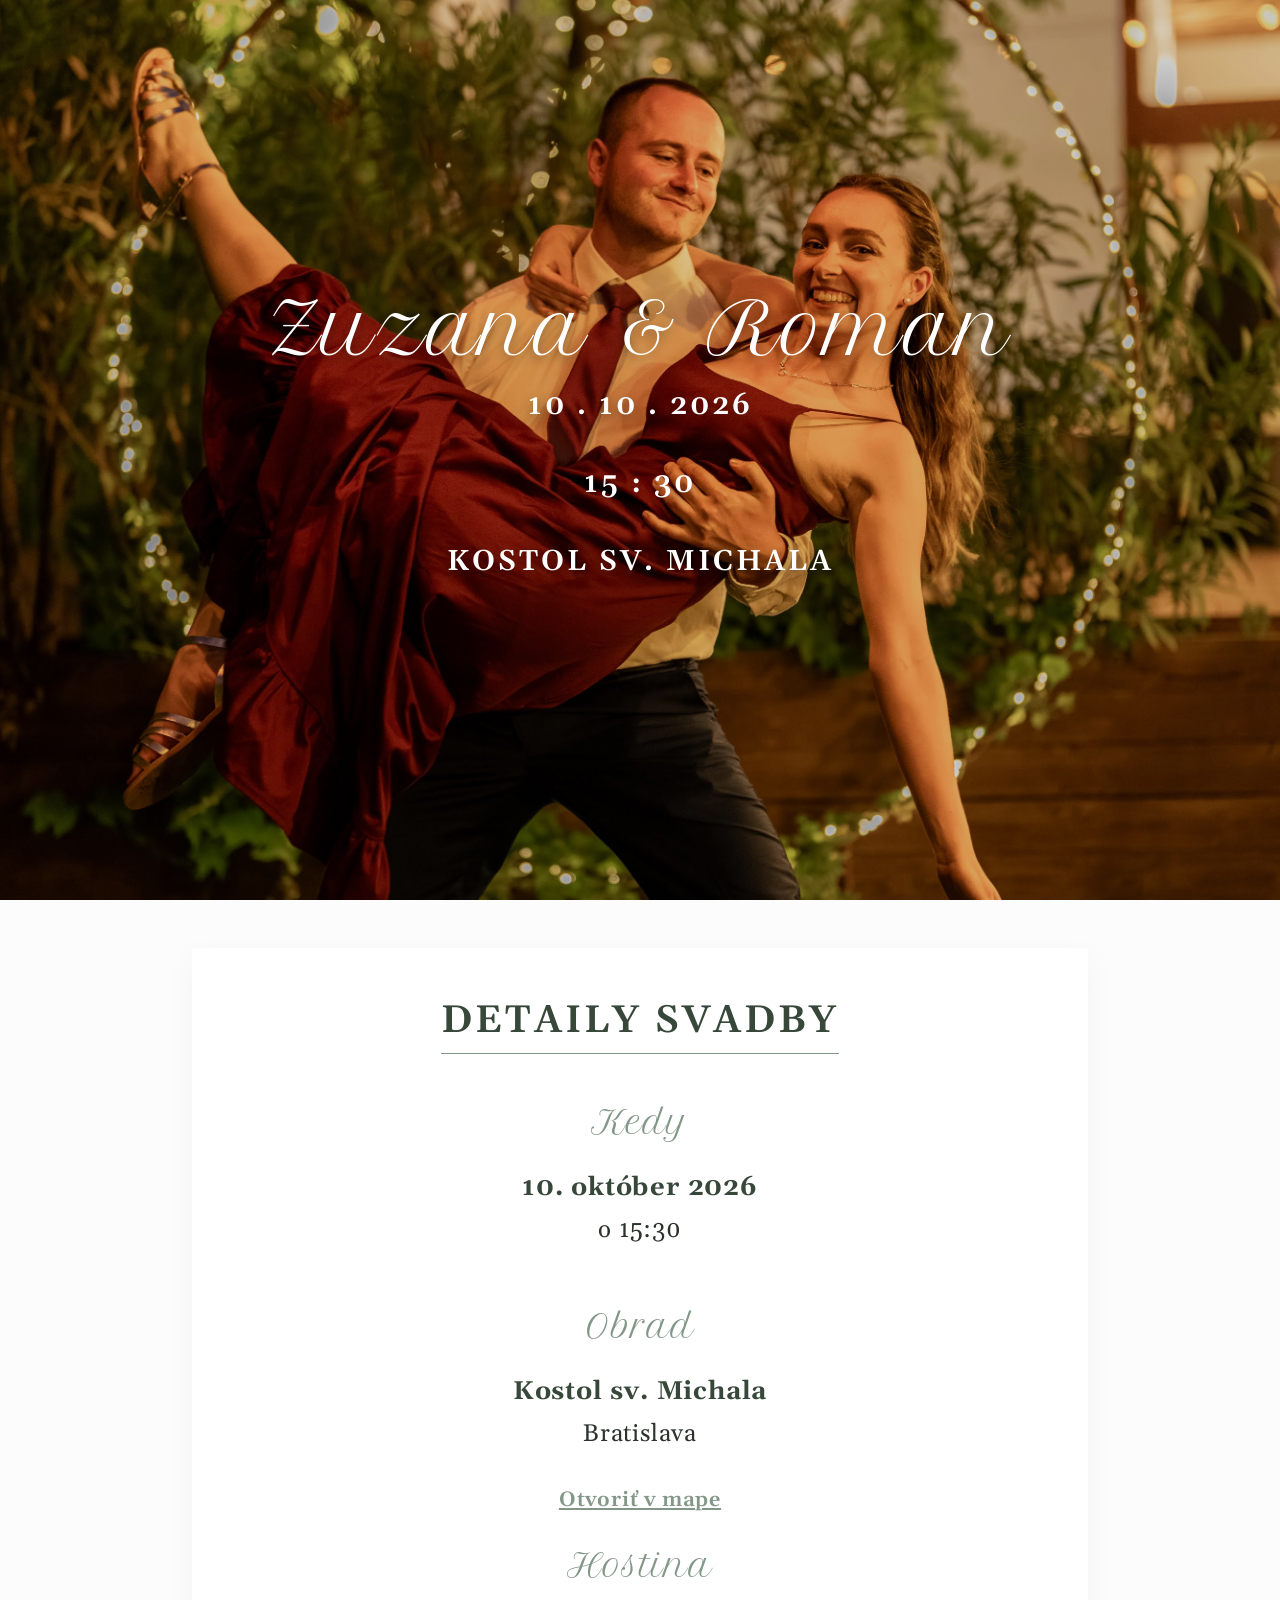
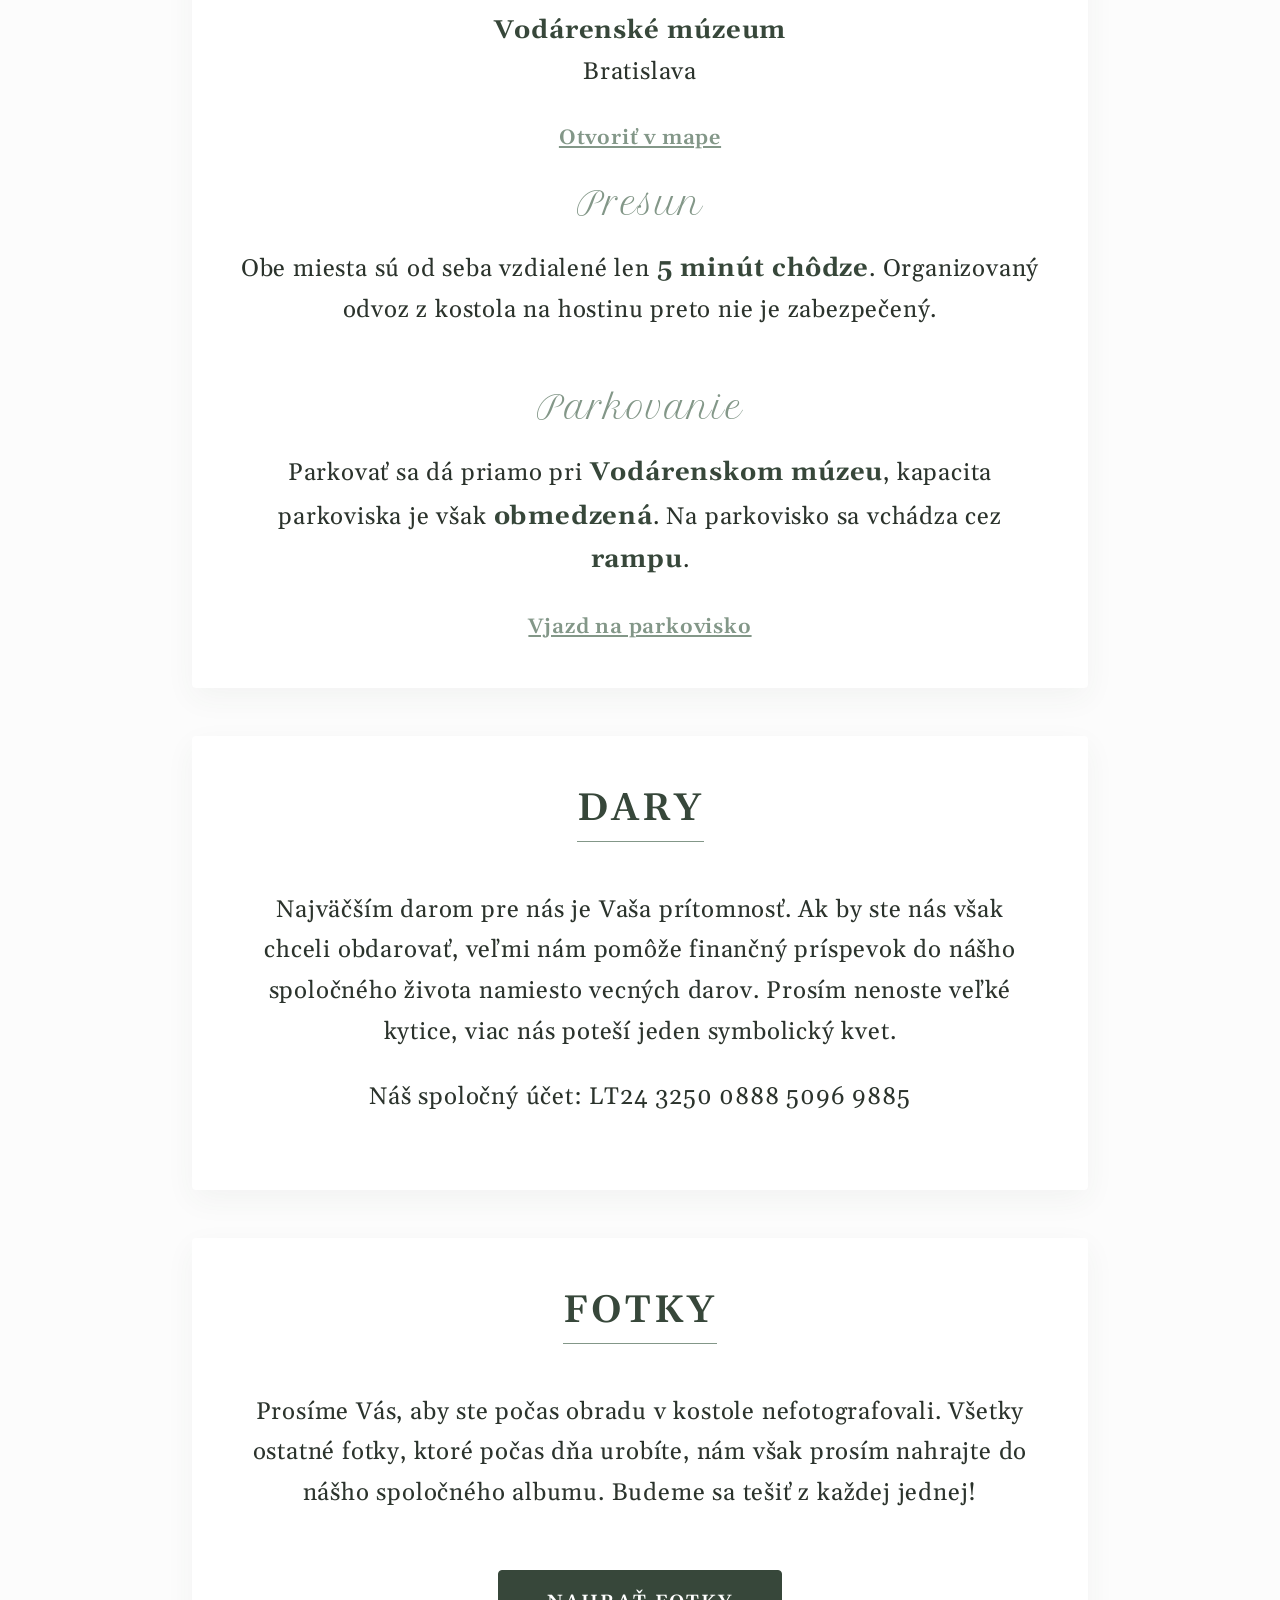
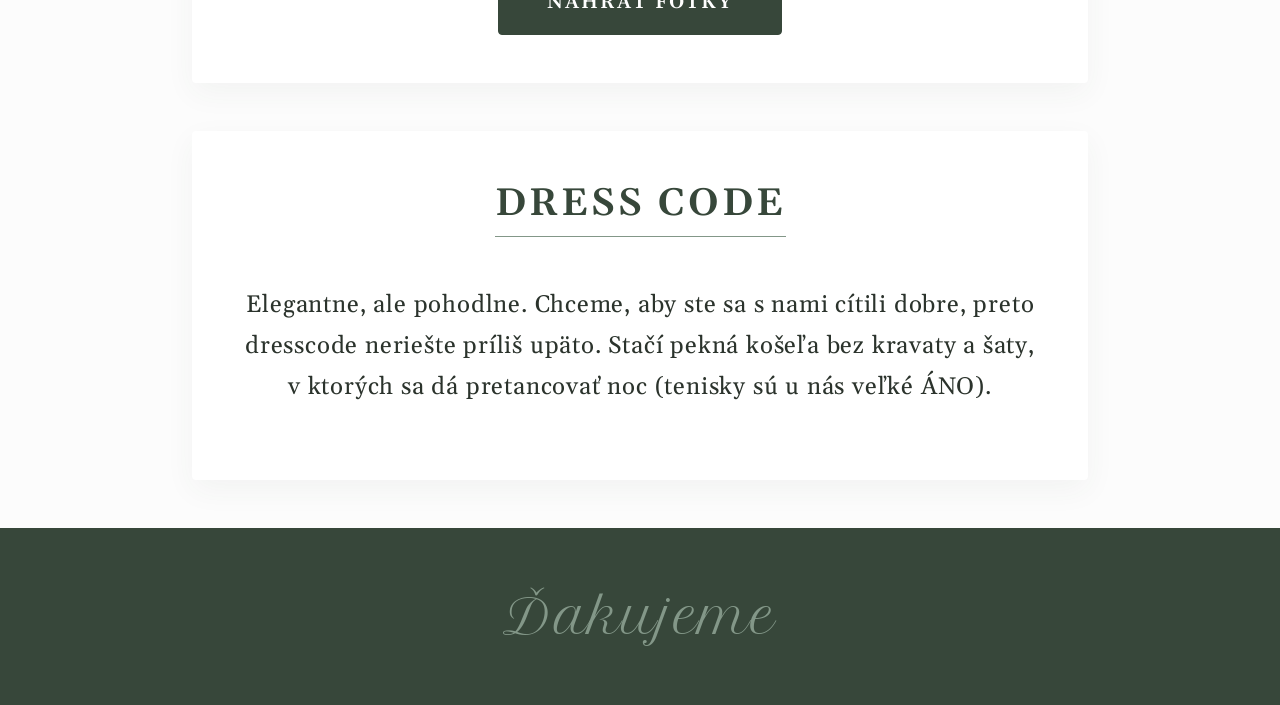
<file: index.html>
<!DOCTYPE html>
<html lang="sk">
<head>
  <meta charset="UTF-8" />
  <meta name="viewport" content="width=device-width, initial-scale=1.0" />
  <title>Svadba | Zuzana & Roman</title>
  
  <link rel="preconnect" href="https://fonts.googleapis.com">
  <link rel="preconnect" href="https://fonts.gstatic.com" crossorigin>
  <link href="https://fonts.googleapis.com/css2?family=Cormorant+Garamond:ital,wght@0,300;0,400;0,600;1,400&family=Pinyon+Script&display=swap" rel="stylesheet">
  <link href="https://fonts.googleapis.com/css2?family=Petit+Formal+Script&display=swap" rel="stylesheet">
  <link href="https://fonts.googleapis.com/css2?family=Gelasio:ital,wght@0,400..700;1,400..700&family=Petit+Formal+Script&display=swap" rel="stylesheet">

  
  <style>
    :root {
      --forest-green: #37473a; 
      --sage-green: #839788;  
      --white: #ffffff;
      --off-white: #fcfcfc;
      --text-dark: #2b332c;
    }

    body {
      font-family: "Gelasio", serif;
      font-optical-sizing: auto;
      font-weight: 200;
      font-style: normal;
      margin: 0;
      padding: 0;
      background: var(--off-white);
      color: var(--text-dark);
      letter-spacing: 0.05em;
      scroll-behavior: smooth;
    }

    .hero {
      position: relative;
      width: 100%;
      height: 100vh;
      overflow: hidden;
      transition: opacity 0.5s ease-out, transform 0.6s ease-out;
      scroll-snap-align: start;
    }

    .hero-img {
      width: 100%;
      height: 100%;
      object-fit: cover;
      object-position: 50% 38%;
      display: block;
      filter: brightness(0.85); 
    }

    .overlay {
      position: absolute;
      top: 50%;
      left: 50%;
      transform: translate(-50%, -50%);
      text-align: center;
      color: var(--white);
      text-shadow: 0 4px 12px rgba(0,0,0,0.4);
      width: 100%;
    }

    .overlay h1 {
      font-family: "Petit Formal Script", cursive;
      font-size: 4.5rem; /* Increased for better visibility */
      font-weight: 400;
      margin: 0;
      letter-spacing: 2px;
    }

    .overlay p {
        font-size: 1.8rem;
        margin-top: 0.5rem;
        letter-spacing: 3px;
        text-transform: uppercase;
        font-weight: 600;
        color: var(--white);
        /* Add the line below */
        /* text-shadow: 0px 0px 8px rgba(255, 255, 255, 0.6), 0px 2px 4px rgba(0, 0, 0, 0.3);*/
    }
  

    section {
      max-width: 800px;
      margin: 3rem auto;
      background: var(--white);
      padding: 3rem;
      border-radius: 4px; 
      box-shadow: 0 10px 30px rgba(55, 71, 58, 0.05); 
      text-align: center; 
    }

    h2 {
      margin-top: 0;
      color: var(--forest-green);
      font-weight: 600;
      font-size: 2.4rem; /* Increased heading size */
      text-transform: uppercase;
      letter-spacing: 3px;
      border-bottom: 1px solid var(--sage-green);
      display: inline-block;
      padding-bottom: 0.5rem;
      margin-bottom: 1.5rem;
    }

    p {
      font-size: 1.5rem; /* Grandma-approved reading size! (approx 24px) */
      line-height: 1.7; /* Increased line spacing for readability */
      color: var(--text-dark);
    }

    .details-grid {
      display: grid;
      grid-template-columns: 1fr;
      gap: 2rem;
      margin-top: 1.5rem;
    }

    .detail-item h3 {
      font-family: "Petit Formal Script", cursive;
      color: var(--sage-green);
      font-size: 2rem; /* Larger cursive headings */
      margin: 0 0 0.5rem 0;
      font-weight: 400;
    }

    /* Making sure the strong tags stand out well */
    p strong {
      font-size: 1.6rem; 
      color: var(--forest-green);
    }

    .rsvp-button {
      display: inline-block;
      margin-top: 2rem;
      padding: 1.2rem 3rem; /* Larger, easier to tap on phones */
      background: var(--forest-green);
      color: var(--white);
      text-decoration: none;
      border-radius: 4px;
      font-size: 1.2rem; /* Larger button text */
      font-weight: 600;
      text-transform: uppercase;
      letter-spacing: 2px;
      transition: 0.4s ease;
      border: 1px solid var(--forest-green);
    }

    .rsvp-button:hover {
      background: var(--white);
      color: var(--forest-green);
    }

    footer {
      text-align: center;
      padding: 3rem 2rem;
      background: var(--forest-green);
      color: var(--white);
    }

    footer p {
      color: var(--sage-green);
      font-family: "Petit Formal Script", cursive;
      font-size: 3rem; /* Larger footer text */
      margin: 0;
    }

    .map-link {
      display: inline-block;
      margin-top: 0.5rem;
      color: var(--sage-green);
      text-decoration: underline;
      font-size: 1.3rem; /* Nice and readable */
      font-weight: 600;
      transition: color 0.3s ease;
    }

    .map-link:hover {
      color: var(--forest-green);
    }
  </style>
</head>
<body>
  <header class="hero">
    <img class="hero-img" src="fun_together.jpg" alt="Zuzka a Roman snubná fotka" />
    <div class="overlay">
      <h1>Zuzana & Roman</h1>
      <p>10 . 10 . 2026</p>
      <p>15 : 30</p>
      <p>Kostol sv. Michala</p>
    </div>
  </header>

  <section id="details">
    <h2>Detaily Svadby</h2>
    <div class="details-grid">
      <div class="detail-item">
        <h3>Kedy</h3>
        <p><strong>10. október 2026</strong><br>o 15:30</p>
      </div>
      <div class="detail-item">
        <h3>Obrad</h3>
        <p><strong>Kostol sv. Michala</strong><br>Bratislava</p>
        <a href="https://maps.google.com/?q=Kostol+sv.+Michala,+Bratislava" target="_blank" class="map-link">Otvoriť v mape</a>
      </div>
      <div class="detail-item">
        <h3>Hostina</h3>
        <p><strong>Vodárenské múzeum</strong><br>Bratislava</p>
        <a href="https://maps.google.com/?q=Vodárenské+múzeum,+Bratislava" target="_blank" class="map-link">Otvoriť v mape</a>
      </div>
      <div class="detail-item">
        <h3>Presun</h3>
        <p>Obe miesta sú od seba vzdialené len <strong>5 minút chôdze</strong>. Organizovaný odvoz z kostola na hostinu preto nie je zabezpečený.</p>
      </div>
      <div class="detail-item">
        <h3>Parkovanie</h3>
        <p>Parkovať sa dá priamo pri <strong>Vodárenskom múzeu</strong>, kapacita parkoviska je však <strong>obmedzená</strong>. Na parkovisko sa vchádza cez <strong>rampu</strong>.</p>
        <a href="https://maps.app.goo.gl/xiLhZjGei8kjoHDk7" target="_blank" class="map-link">Vjazd na parkovisko</a>
      </div>
    </div>
  </section>

  <section id="gifts">
    <h2>Dary</h2>
    <p>Najväčším darom pre nás je Vaša prítomnosť. 
      Ak by ste nás však chceli obdarovať, 
      veľmi nám pomôže finančný príspevok do nášho spoločného života 
      namiesto vecných darov. 
      Prosím nenoste veľké kytice, viac nás poteší jeden symbolický kvet.</p>
      <p>Náš spoločný účet: LT24 3250 0888 5096 9885</p>
  </section>

  <section id="photos">
    <h2>Fotky</h2>
    <p>Prosíme Vás, aby ste počas obradu v kostole nefotografovali. Všetky ostatné fotky, ktoré počas dňa urobíte, nám však prosím nahrajte do nášho spoločného albumu. Budeme sa tešiť z každej jednej!</p>
    <a class="rsvp-button" href="https://photos.app.goo.gl/8bdZi1V7CcwqhYWR7" target="_blank">Nahrať fotky</a>
  </section>

  <section id="dresscode">
    <h2>Dress code</h2>
    <p>Elegantne, ale pohodlne. Chceme, aby ste sa s nami cítili dobre, preto dresscode neriešte príliš upäto. 
      Stačí pekná košeľa bez kravaty a šaty, v ktorých sa dá pretancovať noc (tenisky sú u nás veľké ÁNO).
    </p>
  </section>

  <footer>
    <p>Ďakujeme</p>
  </footer>

  <script>
    const hero = document.querySelector('.hero');
    window.addEventListener('scroll', () => {
      const scrollY = window.scrollY;
      const opacity = Math.max(1 - scrollY / 700, 0);
      const scale = Math.max(1 - scrollY / 1200, 0.95);
      hero.style.opacity = opacity;
      hero.style.transform = `scale(${scale})`;
    });
  </script>
</body>
</html>
</file>
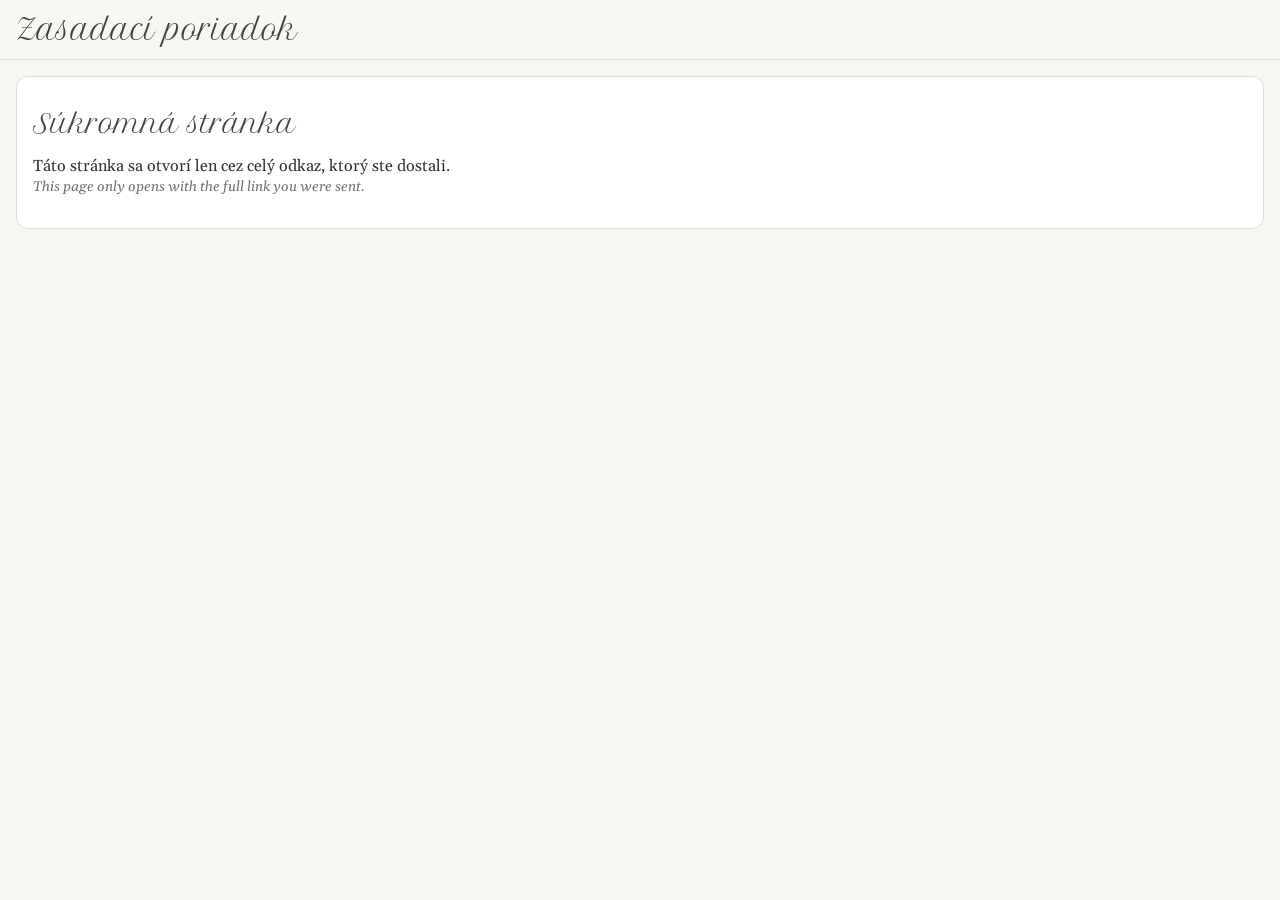
<file: sedenie/index.html>
<!doctype html>
<html lang="sk">
<head>
<meta charset="utf-8">
<meta name="viewport" content="width=device-width, initial-scale=1">
<meta name="robots" content="noindex, nofollow">
<title>Zasadací poriadok</title>
<link rel="preconnect" href="https://fonts.googleapis.com">
<link href="https://fonts.googleapis.com/css2?family=Gelasio:ital,wght@0,400..700;1,400..700&family=Petit+Formal+Script&display=swap" rel="stylesheet">
<style>
  :root {
    --ink: #2b332c;
    --green: #37473a;
    --sage: #839788;
    --muted: #6b756c;
    --paper: #f7f6f1;
    --card: #ffffff;
    --line: #dcdfd7;
    --bride: #b5727c;
    --groom: #52718f;
    --crew: #9a8f7a;
    --allergy: #c2410c;
    --diet: #4d7c0f;
    --hit: #b45309;
    --noalc: #0f766e;
  }
  * { box-sizing: border-box; }
  body {
    margin: 0;
    background: var(--paper);
    color: var(--ink);
    font-family: "Gelasio", Georgia, serif;
  }
  header {
    position: sticky; top: 0; z-index: 5;
    background: rgba(247, 246, 241, .96);
    backdrop-filter: blur(4px);
    border-bottom: 1px solid var(--line);
    padding: 12px 16px;
  }
  .head-row { display: flex; flex-wrap: wrap; gap: 10px 20px; align-items: center; max-width: 1400px; margin: 0 auto; }
  h1 { font-family: "Petit Formal Script", cursive; font-weight: 400; color: var(--green); font-size: 28px; margin: 0; }
  .stats { color: var(--muted); font-size: 14px; }
  .stats b { color: var(--ink); }
  .controls { display: flex; flex-wrap: wrap; gap: 8px; align-items: center; margin-left: auto; }
  button {
    font: inherit; font-size: 14px;
    background: var(--card); color: var(--green);
    border: 1px solid var(--sage); border-radius: 6px;
    padding: 6px 12px; cursor: pointer;
  }
  button:hover { background: #eef1ea; }
  button[aria-pressed="true"] { background: var(--green); color: #fff; border-color: var(--green); }
  input[type="search"] {
    font: inherit; font-size: 14px; padding: 6px 10px; width: 200px;
    border: 1px solid var(--line); border-radius: 6px; background: var(--card);
  }
  .legend { display: flex; flex-wrap: wrap; gap: 4px 14px; font-size: 13px; color: var(--muted); }
  .dot { display: inline-block; width: 10px; height: 10px; border-radius: 50%; margin-right: 5px; vertical-align: -1px; }
  .flag-a { color: var(--allergy); font-weight: 700; }
  .flag-d { color: var(--diet); font-weight: 700; }

  main { max-width: 1400px; margin: 0 auto; padding: 16px 16px 40px; }
  h2 {
    font-family: "Petit Formal Script", cursive; font-weight: 400;
    color: var(--green); font-size: 26px; margin: 26px 0 10px;
  }
  h2 small { font-family: "Gelasio", serif; font-size: 14px; color: var(--muted); margin-left: 8px; }
  .floor { background: var(--card); border: 1px solid var(--line); border-radius: 12px; padding: 4px 16px 16px; margin-bottom: 18px; }
  .main-table { max-width: 720px; margin: 0 auto; }
  .grid { display: grid; grid-template-columns: repeat(auto-fill, minmax(270px, 1fr)); gap: 4px 12px; }
  .table-row { display: flex; flex-wrap: wrap; justify-content: center; gap: 4px 12px; margin-top: 6px; }
  .table-row > div { flex: 0 1 330px; }
  .table-row:has(> div:nth-child(2):last-child) { column-gap: 110px; }
  svg { display: block; width: 100%; height: auto; overflow: visible; }

  /* SVG styling */
  .tbl-top { fill: #f3f5f0; stroke: var(--sage); stroke-width: 1.5; }
  .tnum { font-family: "Gelasio", serif; font-size: 30px; font-weight: 600; fill: var(--green); text-anchor: middle; }
  .tname { font-family: "Gelasio", serif; font-size: 16px; font-weight: 600; fill: var(--green); text-anchor: middle; }
  .tcount { font-size: 12px; fill: var(--muted); text-anchor: middle; }
  .tlabel { font-family: "Petit Formal Script", cursive; font-size: 20px; fill: var(--green); text-anchor: middle; }
  .seat { cursor: default; outline: none; }
  .seat text { font-size: 15.5px; fill: var(--ink); dominant-baseline: central; }
  .seat .flag-a { fill: var(--allergy); font-size: 13px; }
  .seat .flag-d { fill: var(--diet); font-size: 13px; }
  .noalc-ic, .ic { color: var(--noalc); }
  .ic { display: inline-block; width: 15px; height: 15px; vertical-align: -3px; }
  .chair { stroke-width: 2; }
  .side-bride .chair { fill: #f3e3e5; stroke: var(--bride); }
  .side-groom .chair { fill: #e2e9f0; stroke: var(--groom); }
  .side-crew .chair { fill: #efebe3; stroke: var(--crew); }
  .seat:hover text, .seat:focus text, .seat.active text { text-decoration: underline; }
  .seat:focus .chair, .seat.active .chair { stroke-width: 3.5; }
  .searching .seat:not(.hit), .searching .row:not(.hit) { opacity: .22; }
  .seat.hit text { fill: var(--hit); font-weight: 700; }

  /* Hover card */
  .tip {
    position: fixed; z-index: 10; max-width: 300px; pointer-events: none;
    background: var(--card); border: 1px solid var(--line); border-radius: 10px;
    box-shadow: 0 6px 24px rgba(43, 51, 44, .18);
    padding: 10px 14px; font-size: 14px; line-height: 1.4;
  }
  .tip .tn { font-size: 17px; font-weight: 700; color: var(--green); }
  .tip .tf { color: var(--ink); }
  .tip .tm { color: var(--muted); font-size: 12.5px; margin-bottom: 4px; }
  .tip .ta, .tip .td, .tip .tk, .tip .tx { margin-top: 6px; }
  .tip .ta b { color: var(--allergy); }
  .tip .td b { color: var(--diet); }
  .tip .tx { color: var(--muted); font-style: italic; }
  .tip .none { color: var(--muted); font-size: 12.5px; margin-top: 6px; }

  /* List view */
  .list { display: grid; grid-template-columns: repeat(auto-fill, minmax(280px, 1fr)); gap: 14px; }
  .card { background: var(--card); border: 1px solid var(--line); border-radius: 10px; padding: 12px 16px; break-inside: avoid; }
  .card.wide { grid-column: 1 / -1; }
  .card h3 { margin: 0 0 6px; font-size: 18px; color: var(--green); display: flex; justify-content: space-between; align-items: baseline; gap: 10px; }
  .card h3 span { font-size: 13px; font-weight: 400; color: var(--muted); }
  .card ol { margin: 0; padding-left: 22px; }
  .row { padding: 2px 0; font-size: 14px; }
  .row .full { color: var(--muted); }
  .row.hit b { color: var(--hit); }
  li.row .al, li.row .pr, li.row .note { display: block; font-size: 12.5px; }
  li.row .al { color: var(--allergy); }
  li.row .pr { color: var(--diet); }
  li.row .note { color: var(--muted); font-style: italic; }
  li.row .dr { display: block; font-size: 12.5px; color: var(--muted); }
  .row .side { display: inline-block; width: 8px; height: 8px; border-radius: 50%; margin-right: 6px; vertical-align: 1px; }
  .row.side-bride .side { background: var(--bride); }
  .row.side-groom .side { background: var(--groom); }
  .row.side-crew .side { background: var(--crew); }
  .totals { display: flex; flex-wrap: wrap; gap: 6px 22px; margin: 2px 0 10px; font-size: 14px; }
  .totals b { font-size: 18px; color: var(--green); margin-right: 4px; }
  .diet-table { width: 100%; border-collapse: collapse; font-size: 14px; }
  .diet-table th { text-align: left; font-weight: 600; color: var(--muted); font-size: 12.5px; border-bottom: 1px solid var(--line); padding: 4px 8px 4px 0; }
  .diet-table td { border-bottom: 1px solid #eef0eb; padding: 5px 8px 5px 0; vertical-align: top; }
  .diet-table td.al { color: var(--allergy); }
  .diet-table td.pr { color: var(--diet); }
  .empty { color: var(--muted); font-style: italic; font-size: 14px; }
  [hidden] { display: none !important; }

  @media (max-width: 640px) {
    h1 { font-size: 24px; }
    .controls { margin-left: 0; }
    input[type="search"] { width: 100%; }
    .grid { grid-template-columns: 1fr; }
    .table-row > div { flex-basis: 100%; }
    .diet-table { font-size: 13px; }
  }
  @media print {
    header .controls, .tip { display: none !important; }
    header { position: static; }
    body { background: #fff; }
    .floor { break-inside: avoid; }
  }
</style>
</head>
<body>
<svg width="0" height="0" style="position:absolute" aria-hidden="true">
  <symbol id="noalc" viewBox="0 0 24 24" fill="none" stroke="currentColor" stroke-width="2" stroke-linecap="round" stroke-linejoin="round">
    <path d="M7 3h10l-.6 5.5a4.4 4.4 0 0 1-8.8 0z"/>
    <path d="M12 13v7M8.5 21h7"/>
    <path d="M3.5 3.5l17 17"/>
  </symbol>
</svg>
<header>
  <div class="head-row">
    <h1>Zasadací poriadok</h1>
    <div class="stats" id="stats"></div>
    <div class="legend">
      <span><span class="dot" style="background:var(--bride)"></span>Bride's side</span>
      <span><span class="dot" style="background:var(--groom)"></span>Groom's side</span>
      <span><span class="dot" style="background:var(--crew)"></span>Crew</span>
      <span><span class="flag-a">✱</span> allergy</span>
      <span><span class="flag-d">✱</span> diet / portion</span>
      <span><svg class="ic" aria-hidden="true"><use href="#noalc"/></svg> non-alcoholic</span>
    </div>
    <div class="controls">
      <input type="search" id="search" placeholder="Find a guest or allergy…" aria-label="Find a guest or allergy">
      <button id="viewPlan" aria-pressed="true">Plan</button>
      <button id="viewList" aria-pressed="false">List</button>
      <button id="export">Export CSV</button>
      <button id="print">Print</button>
    </div>
  </div>
</header>

<main>
  <div id="plan"></div>
  <div id="list" hidden></div>
</main>

<div class="tip" id="tip" role="tooltip" hidden></div>

<!-- Guest data: copied from seating.csv by build.py. Edit the CSV, then run: python build.py
     The website copy leaves default-csv empty and carries the data encrypted instead;
     the key travels in the link after '#', so it never reaches the server or the repo. -->
<script type="text/plain" id="encrypted-csv">
[base64]
</script>
<script type="text/plain" id="default-csv"></script>

<script>
const BASE_TABLES = ['Main', 'Square', '1', '2', '3', '4', '5', '6', '7', '8', '9', '10', '11'];
const DOWNSTAIRS = ['Main', 'Square', '1', '2', '3', '4', '5', '6', '7'];
// Room layout: rows of tables, front (nearest the main table) first.
// Tables not listed here fall back to a plain grid.
const FLOOR_ROWS = {
  Downstairs: [['1', '2'], ['3', '4', '5'], ['Square', '6', '7']],
};
const locationOf = t => tableLoc[t] || (DOWNSTAIRS.includes(t) ? 'Downstairs' : 'Balcony');
const tableTitle = t => t === 'Main' ? 'Hlavný stôl' : t === 'Square' ? 'Square table' : `Table ${t}`;

let guests = [];     // {id, table, seat, nametag, full, side, allergies, prefs, drinks, note}
let tableLoc = {};   // table id -> 'Downstairs' | 'Balcony'
let view = 'plan';
let query = '';

// ---------- CSV ----------
function parseCSV(text) {
  text = text.replace(/^﻿/, '').trim();
  const firstLine = text.split(/\r?\n/)[0];
  const delim = firstLine.split(';').length >= firstLine.split(',').length ? ';' : ',';
  const rows = [];
  let row = [], field = '', quoted = false;
  for (let i = 0; i < text.length; i++) {
    const c = text[i];
    if (quoted) {
      if (c === '"') {
        if (text[i + 1] === '"') { field += '"'; i++; } else quoted = false;
      } else field += c;
    } else if (c === '"') quoted = true;
    else if (c === delim) { row.push(field); field = ''; }
    else if (c === '\n') { row.push(field); rows.push(row); row = []; field = ''; }
    else if (c !== '\r') field += c;
  }
  row.push(field); rows.push(row);

  const header = rows.shift().map(h => h.trim().toLowerCase());
  const get = (r, name) => { const i = header.indexOf(name); return i >= 0 ? (r[i] || '').trim() : ''; };
  const side = s => /groom|ženích|zenich/i.test(s) ? 'Groom' : /crew|vendor|dodáv/i.test(s) ? 'Crew' : 'Bride';
  const drinks = s => /nealk|non/i.test(s) ? 'Nealko' : '';

  const locs = {};
  const list = rows
    .filter(r => r.some(x => x.trim()))
    .map((r, i) => {
      const table = get(r, 'table');
      if (table && get(r, 'location')) locs[table] = get(r, 'location');
      return {
        id: i + 1,
        table,
        seat: parseFloat(get(r, 'seat')) || 999,
        nametag: get(r, 'nametag') || get(r, 'full name'),
        full: get(r, 'full name') || get(r, 'nametag'),
        side: side(get(r, 'side')),
        allergies: get(r, 'allergies'),
        prefs: get(r, 'preferences'),
        drinks: drinks(get(r, 'drinks')),
        note: get(r, 'note'),
      };
    });
  return { guests: list, tableLoc: locs };
}

function toCSV() {
  const esc = v => /[;"\n]/.test(v) ? '"' + v.replace(/"/g, '""') + '"' : v;
  const lines = [['Table', 'Location', 'Seat', 'Nametag', 'Full name', 'Side', 'Allergies', 'Preferences', 'Drinks', 'Note']];
  for (const t of tableIds()) {
    for (const g of seatedAt(t)) {
      lines.push([t, locationOf(t), String(g.seat), g.nametag, g.full, g.side, g.allergies, g.prefs, g.drinks, g.note]);
    }
  }
  for (const g of seatedAt('')) lines.push(['', '', '', g.nametag, g.full, g.side, g.allergies, g.prefs, g.drinks, g.note]);
  return '﻿' + lines.map(l => l.map(esc).join(';')).join('\r\n') + '\r\n';
}

// ---------- Data helpers ----------
function tableIds() {
  const extra = [...new Set(guests.map(g => g.table))]
    .filter(t => t && !BASE_TABLES.includes(t))
    .sort((a, b) => (parseFloat(a) || 0) - (parseFloat(b) || 0) || a.localeCompare(b));
  return [...BASE_TABLES, ...extra];
}
function seatedAt(t) { return guests.filter(g => g.table === t).sort((a, b) => a.seat - b.seat); }
const byId = id => guests.find(g => g.id === id);

// ---------- Rendering ----------
const escHTML = s => String(s).replace(/[&<>"']/g, c => ({ '&': '&amp;', '<': '&lt;', '>': '&gt;', '"': '&quot;', "'": '&#39;' }[c]));
const norm = s => s.normalize('NFD').replace(/[̀-ͯ]/g, '').toLowerCase();
const isHit = g => query && [g.nametag, g.full, g.allergies, g.prefs, g.drinks].some(s => norm(s).includes(query));
const seatClasses = g => `side-${g.side.toLowerCase()}${isHit(g) ? ' hit' : ''}`;
const NOALC = '<svg class="ic" aria-hidden="true"><use href="#noalc"/></svg>';
const flagSVG = g => g.allergies ? '<tspan class="flag-a" dx="3">✱</tspan>' : g.prefs ? '<tspan class="flag-d" dx="3">✱</tspan>' : '';
const seatAttrs = g => `class="seat ${seatClasses(g)}" data-gid="${g.id}" tabindex="0" aria-label="${escHTML(g.nametag + ', ' + g.full)}"`;

function roundTable(t) {
  const list = seatedAt(t);
  const n = list.length;
  let s = `<svg viewBox="-190 -118 380 236" role="img" aria-label="${tableTitle(t)}, ${n} guests">`;
  s += `<circle r="54" class="tbl-top"/>
        <text class="tnum" y="2">${t}</text>
        <text class="tcount" y="28">${n} ${n === 1 ? 'guest' : 'guests'}</text>`;
  list.forEach((g, i) => {
    const a = (-90 + i * 360 / n) * Math.PI / 180;
    s += seatSVG(g, Math.cos(a), Math.sin(a), 68);
  });
  return s + '</svg>';
}

function squareTable(t) {
  const list = seatedAt(t);
  const n = list.length;
  // Up to 4 people: one per side (top, right, left, bottom). More: spread evenly around.
  const angles = n <= 4 ? [-90, 0, 180, 90].slice(0, n) : list.map((_, i) => -90 + i * 360 / n);
  let s = `<svg viewBox="-190 -118 380 236" role="img" aria-label="${tableTitle(t)}, ${n} guests">`;
  s += `<rect x="-50" y="-50" width="100" height="100" rx="4" class="tbl-top"/>
        <text class="tname" y="-2">Square</text>
        <text class="tcount" y="20">${n} ${n === 1 ? 'guest' : 'guests'}</text>`;
  list.forEach((g, i) => {
    const a = angles[i] * Math.PI / 180;
    const cos = Math.cos(a), sin = Math.sin(a);
    s += seatSVG(g, cos, sin, 64 / Math.max(Math.abs(cos), Math.abs(sin)));
  });
  return s + '</svg>';
}

function seatSVG(g, cos, sin, dist) {
  const centred = Math.abs(cos) < 0.3;
  const anchor = centred ? 'middle' : (cos > 0 ? 'start' : 'end');
  const r = dist + (centred ? 26 : 16);
  return `<g ${seatAttrs(g)}>
            <circle class="chair" cx="${(cos * dist).toFixed(1)}" cy="${(sin * dist).toFixed(1)}" r="9"/>
            <text x="${(cos * r).toFixed(1)}" y="${(sin * r).toFixed(1)}" text-anchor="${anchor}">${escHTML(g.nametag)}${flagSVG(g)}</text></g>`;
}

function mainTable() {
  const list = seatedAt('Main');
  const n = Math.max(list.length, 1);
  const W = 600, step = W / n;
  let s = `<svg viewBox="-320 -44 640 116" role="img" aria-label="Main table, ${list.length} guests">`;
  s += `<rect x="-300" y="-34" width="600" height="42" rx="6" class="tbl-top"/>
        <text class="tlabel" y="-7">Hlavný stôl</text>`;
  list.forEach((g, i) => {
    const x = -W / 2 + (i + 0.5) * step;
    s += `<g ${seatAttrs(g)}>
            <circle class="chair" cx="${x.toFixed(1)}" cy="24" r="9"/>
            <text x="${x.toFixed(1)}" y="50" text-anchor="middle">${escHTML(g.nametag)}${flagSVG(g)}</text></g>`;
  });
  return s + '</svg>';
}

function tableSVG(t) { return t === 'Square' ? squareTable(t) : roundTable(t); }

function planHTML() {
  const ids = tableIds();
  let html = '';
  const loose = seatedAt('');
  if (loose.length) {
    html += `<section class="floor"><h2>Unassigned <small>${loose.length} without a seat</small></h2>
               <p>${loose.map(g => escHTML(g.nametag)).join(', ')}</p></section>`;
  }
  for (const floor of ['Downstairs', 'Balcony']) {
    const here = ids.filter(t => t !== 'Main' && locationOf(t) === floor);
    const rows = (FLOOR_ROWS[floor] || []).map(r => r.filter(t => here.includes(t)));
    const leftover = here.filter(t => !rows.flat().includes(t));
    const count = ids.filter(t => locationOf(t) === floor).reduce((sum, t) => sum + seatedAt(t).length, 0);
    html += `<section class="floor"><h2>${floor === 'Downstairs' ? 'Prízemie' : 'Balkón'}
               <small>${floor} · ${count} people</small></h2>`;
    if (locationOf('Main') === floor) html += `<div class="main-table">${mainTable()}</div>`;
    for (const r of rows) {
      if (r.length) html += `<div class="table-row">${r.map(t => `<div>${tableSVG(t)}</div>`).join('')}</div>`;
    }
    if (leftover.length) html += `<div class="grid">${leftover.map(t => `<div>${tableSVG(t)}</div>`).join('')}</div>`;
    html += '</section>';
  }
  return html;
}

function dietSummaryHTML() {
  const count = re => guests.filter(g => re.test(norm(g.prefs))).length;
  const special = tableIds().flatMap(t => seatedAt(t)).concat(seatedAt(''))
    .filter(g => g.allergies || g.prefs || g.drinks === 'Nealko');
  const totals = [
    ['with allergies', guests.filter(g => g.allergies).length],
    ['vegetarian', count(/vegetari/)],
    ['vegan', count(/vegan/)],
    ['child portions', count(/detsk/)],
    ['no meal (baby)', count(/bab/)],
    ['non-alcoholic', guests.filter(g => g.drinks === 'Nealko').length],
  ];
  return `<div class="card wide"><h3>Alergie a stravovanie<span>for the caterer</span></h3>
    <div class="totals">${totals.map(([label, n]) => `<span><b>${n}</b>${label}</span>`).join('')}</div>
    <table class="diet-table">
      <thead><tr><th>Table</th><th>Guest</th><th>Allergies</th><th>Preferences</th><th>Drinks</th></tr></thead>
      <tbody>${special.map(g => `<tr class="row ${seatClasses(g)}">
        <td>${g.table ? escHTML(g.table === 'Main' ? 'Main' : g.table) : '—'}</td>
        <td><b>${escHTML(g.nametag)}</b><br><span class="full">${escHTML(g.full)}</span></td>
        <td class="al">${escHTML(g.allergies)}</td>
        <td class="pr">${escHTML(g.prefs)}</td>
        <td style="white-space:nowrap">${g.drinks ? NOALC + ' Nealko' : ''}</td></tr>`).join('')}</tbody>
    </table></div>`;
}

function listHTML() {
  const card = (title, meta, list) => `<div class="card"><h3>${title}<span>${meta}</span></h3><ol>${
    list.map(g => `<li class="row ${seatClasses(g)}"><span class="side"></span><b>${escHTML(g.nametag)}</b>
      ${g.full !== g.nametag ? `<span class="full">— ${escHTML(g.full)}</span>` : ''}
      ${g.allergies ? `<span class="al">Alergie: ${escHTML(g.allergies)}</span>` : ''}
      ${g.prefs ? `<span class="pr">${escHTML(g.prefs)}</span>` : ''}
      ${g.drinks ? `<span class="dr">${NOALC} Nealko</span>` : ''}
      ${g.note ? `<span class="note">${escHTML(g.note)}</span>` : ''}</li>`).join('')
  }</ol></div>`;
  let html = '<div class="list">' + dietSummaryHTML();
  for (const t of tableIds()) {
    const list = seatedAt(t);
    if (list.length) html += card(tableTitle(t), `${locationOf(t)} · ${list.length}`, list);
  }
  const loose = seatedAt('');
  if (loose.length) html += card('Unassigned', String(loose.length), loose);
  return html + '</div>';
}

function render() {
  hideTip();
  document.querySelector('main').classList.toggle('searching', !!query);
  document.getElementById('plan').hidden = view !== 'plan';
  document.getElementById('list').hidden = view !== 'list';
  if (view === 'plan') {
    document.getElementById('plan').innerHTML = planHTML();
    placeDrinkIcons();
  }
  else document.getElementById('list').innerHTML = listHTML();

  const people = guests.filter(g => g.side !== 'Crew');
  const bride = people.filter(g => g.side === 'Bride').length;
  const crew = guests.length - people.length;
  document.getElementById('stats').innerHTML =
    `<b>${people.length}</b> guests (${bride} bride / ${people.length - bride} groom)` +
    (crew ? ` + <b>${crew}</b> crew` : '') +
    ` · <b>${guests.filter(g => g.allergies).length}</b> with allergies`;
}

// The non-alcoholic icon sits right after the name, so it is placed once the name has been measured.
function placeDrinkIcons() {
  document.querySelectorAll('#plan .seat').forEach(el => {
    el.querySelector('.noalc-ic')?.remove();
    const g = byId(+el.dataset.gid);
    if (!g || !g.drinks) return;
    const text = el.querySelector('text');
    if (text.getAttribute('text-anchor') === 'end') {
      // Names left of the table end at the chair: shift them left to make room for the icon.
      text.dataset.x0 ??= text.getAttribute('x');
      text.setAttribute('x', (+text.dataset.x0 - 19).toFixed(1));
    }
    const box = text.getBBox();
    el.insertAdjacentHTML('beforeend',
      `<use href="#noalc" class="noalc-ic" width="15" height="15" x="${(box.x + box.width + 3).toFixed(1)}" y="${(box.y + box.height / 2 - 7.5).toFixed(1)}"/>`);
  });
}
document.fonts?.ready.then(() => { if (view === 'plan') placeDrinkIcons(); });

// ---------- Hover card ----------
const tip = document.getElementById('tip');
let tipFor = null;

function showTip(el) {
  const g = byId(+el.dataset.gid);
  if (!g) return;
  const where = g.table ? `${tableTitle(g.table)} · ${locationOf(g.table) === 'Balcony' ? 'Balkón' : 'Prízemie'}` : 'No seat yet';
  const side = { Bride: "Bride's side", Groom: "Groom's side", Crew: 'Crew' }[g.side];
  tip.innerHTML =
    `<div class="tn">${escHTML(g.nametag)}</div>` +
    (g.full !== g.nametag ? `<div class="tf">${escHTML(g.full)}</div>` : '') +
    `<div class="tm">${side} · ${escHTML(where)}</div>` +
    (g.allergies ? `<div class="ta"><b>Alergie:</b> ${escHTML(g.allergies)}</div>` : '') +
    (g.prefs ? `<div class="td"><b>Preferencie:</b> ${escHTML(g.prefs)}</div>` : '') +
    (g.drinks ? `<div class="tk"><b>Nápoje:</b> ${NOALC} nealkoholické</div>` : '') +
    (g.note ? `<div class="tx">${escHTML(g.note)}</div>` : '') +
    (!g.allergies && !g.prefs ? '<div class="none">No allergies or preferences</div>' : '');
  tip.hidden = false;
  document.querySelectorAll('.seat.active').forEach(x => x.classList.remove('active'));
  el.classList.add('active');
  tipFor = el;

  const r = el.getBoundingClientRect();
  const tw = tip.offsetWidth, th = tip.offsetHeight, pad = 10;
  let left = Math.min(Math.max(pad, r.left + r.width / 2 - tw / 2), window.innerWidth - tw - pad);
  let top = r.bottom + 8;
  if (top + th > window.innerHeight - pad) top = r.top - th - 8;
  tip.style.left = left + 'px';
  tip.style.top = Math.max(pad, top) + 'px';
}
function hideTip() {
  tip.hidden = true;
  if (tipFor) tipFor.classList.remove('active');
  tipFor = null;
}

document.addEventListener('pointerover', e => {
  if (e.pointerType === 'touch') return;
  const seat = e.target.closest('.seat');
  if (seat) showTip(seat);
});
document.addEventListener('pointerout', e => {
  if (e.pointerType === 'touch') return;
  const seat = e.target.closest('.seat');
  if (seat && !seat.contains(e.relatedTarget)) hideTip();
});
document.addEventListener('click', e => {       // tap on phones
  const seat = e.target.closest('.seat');
  if (seat) showTip(seat);
  else hideTip();
});
document.addEventListener('focusin', e => { if (e.target.closest?.('.seat')) showTip(e.target.closest('.seat')); });
document.addEventListener('focusout', e => { if (e.target.closest?.('.seat')) hideTip(); });
document.addEventListener('keydown', e => { if (e.key === 'Escape') hideTip(); });
window.addEventListener('scroll', hideTip, { passive: true });

// ---------- Controls ----------
document.getElementById('search').addEventListener('input', e => { query = norm(e.target.value.trim()); render(); });
for (const v of ['plan', 'list']) {
  document.getElementById('view' + v[0].toUpperCase() + v.slice(1)).addEventListener('click', () => {
    view = v;
    document.getElementById('viewPlan').setAttribute('aria-pressed', v === 'plan');
    document.getElementById('viewList').setAttribute('aria-pressed', v === 'list');
    render();
  });
}
document.getElementById('export').addEventListener('click', () => {
  const blob = new Blob([toCSV()], { type: 'text/csv;charset=utf-8' });
  const a = document.createElement('a');
  a.href = URL.createObjectURL(blob);
  a.download = 'seating.csv';
  a.click();
  URL.revokeObjectURL(a.href);
});
document.getElementById('print').addEventListener('click', () => window.print());

// ---------- Start ----------
async function loadCSV() {
  const plain = document.getElementById('default-csv').textContent.trim();
  if (plain) return plain;
  const blob = document.getElementById('encrypted-csv').textContent.trim();
  const key = location.hash.slice(1);
  if (!blob || !key) throw new Error('locked');
  const bytes = s => Uint8Array.from(atob(s.replace(/-/g, '+').replace(/_/g, '/')), c => c.charCodeAt(0));
  const data = bytes(blob);
  const k = await crypto.subtle.importKey('raw', bytes(key), 'AES-GCM', false, ['decrypt']);
  const text = await crypto.subtle.decrypt({ name: 'AES-GCM', iv: data.slice(0, 12) }, k, data.slice(12));
  return new TextDecoder().decode(text);
}

loadCSV().then(text => {
  const data = parseCSV(text);
  guests = data.guests;
  tableLoc = data.tableLoc;
  render();
}).catch(() => {
  document.querySelector('header .controls').hidden = true;
  document.querySelector('.legend').hidden = true;
  document.querySelector('main').innerHTML =
    '<section class="floor"><h2>Súkromná stránka</h2><p>Táto stránka sa otvorí len cez celý odkaz, ktorý ste dostali.<br>' +
    '<span class="empty">This page only opens with the full link you were sent.</span></p></section>';
});
window.addEventListener('hashchange', () => location.reload());
</script>
</body>
</html>
</file>
